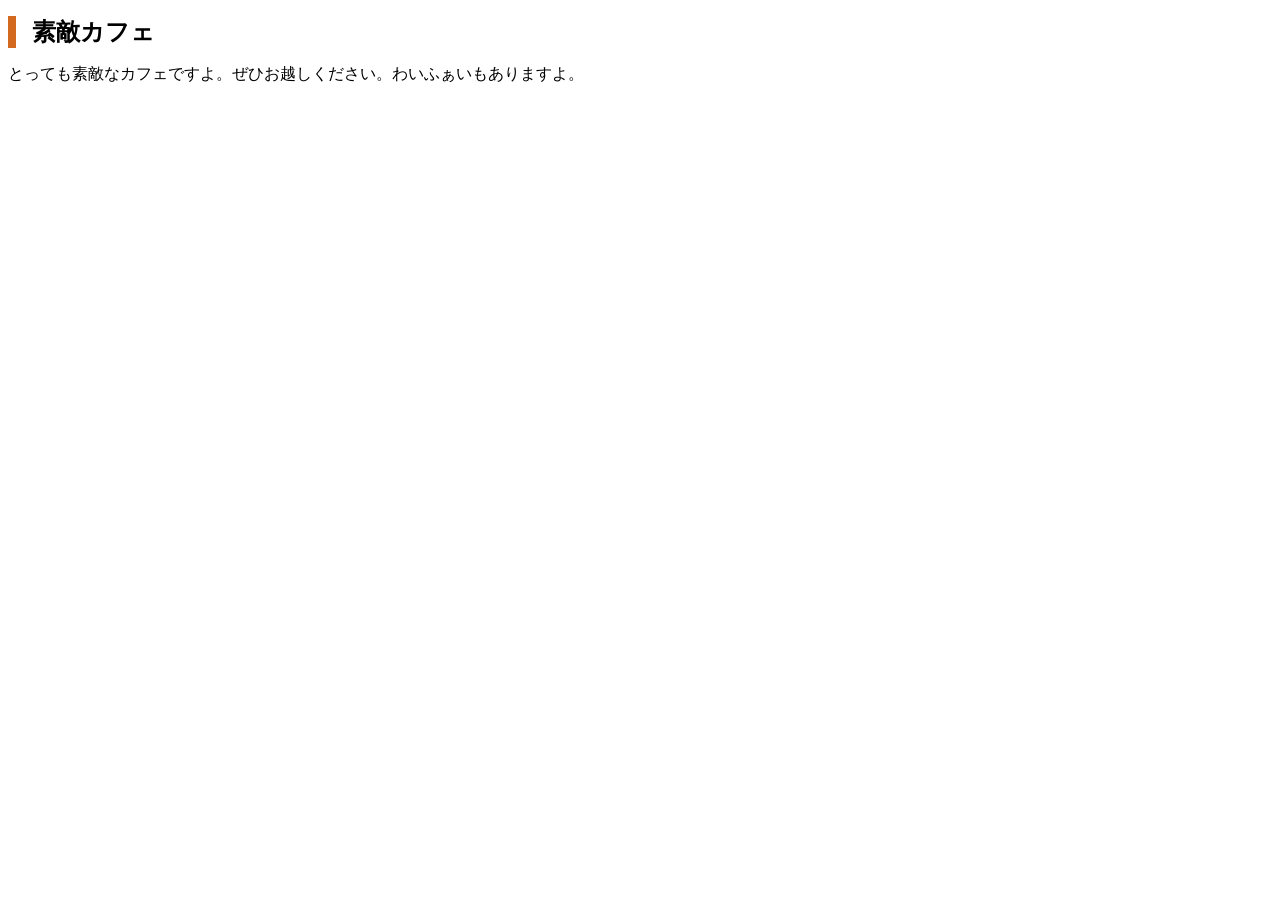
<file: index.html>
<!DOCTYPE html>
<html lang="ja">
<head>
  <meta charset="UTF-8">
  <meta http-equiv="X-UA-Compatible" content="IE=edge">
  <meta name="viewport" content="width=device-width, initial-scale=1.0">
  <title>素敵カフェ</title>
  <link rel="stylesheet" href="css/style.css">
</head>
<body>
  <h1>素敵カフェ</h1>
  <p>とっても素敵なカフェですよ。ぜひお越しください。わいふぁいもありますよ。</p>
</body>
</html>
</file>
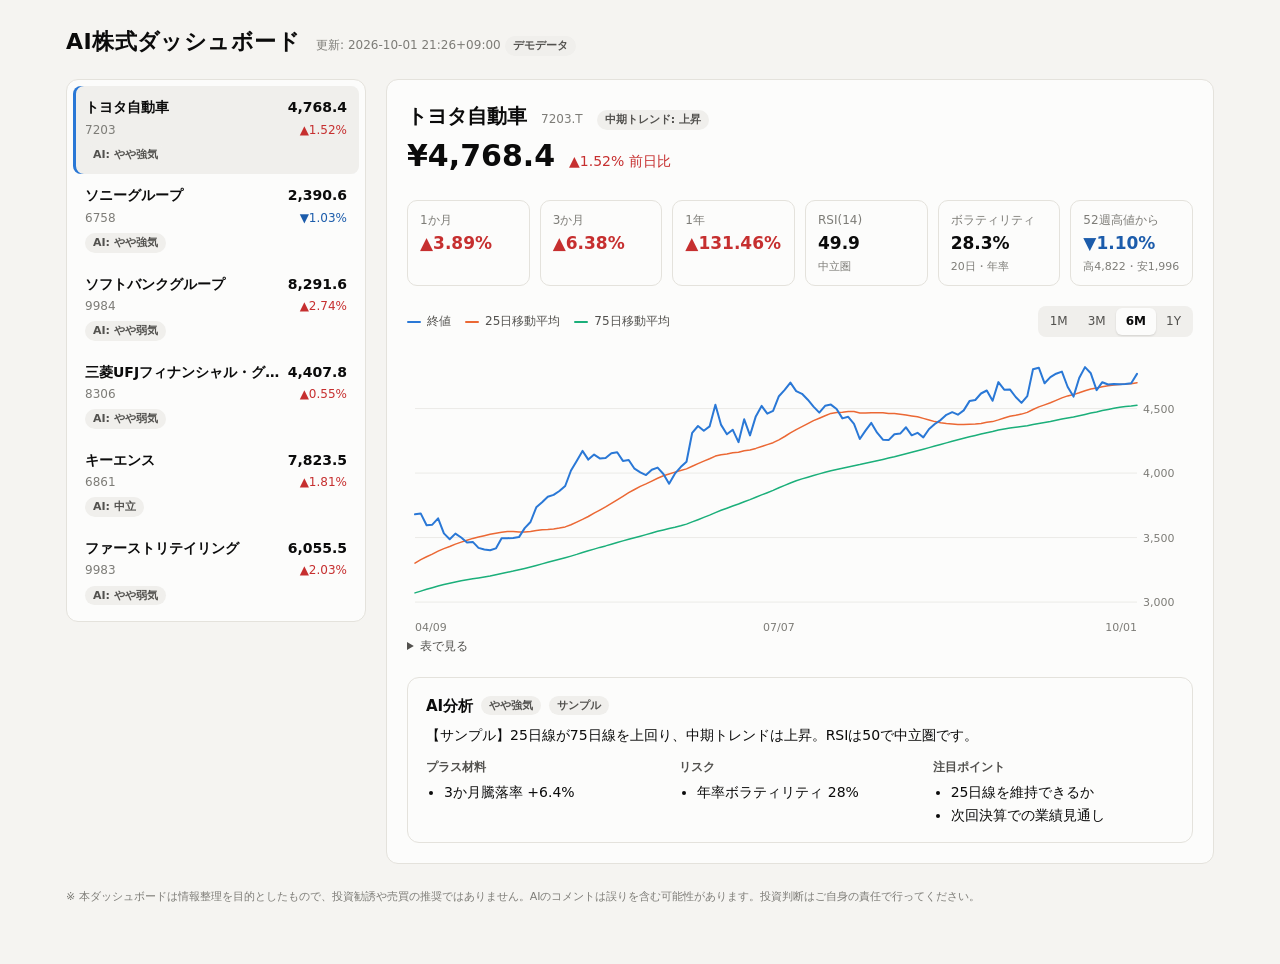
<file: ai-invest/index.html>
<!DOCTYPE html>
<html lang="ja">
<head>
<meta charset="UTF-8">
<meta name="viewport" content="width=device-width, initial-scale=1.0">
<title>AI株式ダッシュボード</title>
<style>
  :root {
    color-scheme: light;
    --bg: #f5f4f1;
    --surface-1: #fcfcfb;
    --border: #e4e2dc;
    --grid: #ecebe7;
    --text-primary: #0b0b0b;
    --text-secondary: #52514e;
    --text-muted: #7d7c77;
    --accent: #2a78d6;
    --series-1: #2a78d6;  /* 終値 */
    --series-2: #eb6834;  /* 25日線 */
    --series-3: #1baf7a;  /* 75日線 */
    --up: #c62f2f;        /* 日本式: 上昇=赤 */
    --down: #1c5cab;      /* 下落=青 */
    --chip: #f0efec;
  }
  @media (prefers-color-scheme: dark) {
    :root:not([data-theme="light"]) {
      color-scheme: dark;
      --bg: #111110;
      --surface-1: #1a1a19;
      --border: #2e2e2b;
      --grid: #262624;
      --text-primary: #ffffff;
      --text-secondary: #c3c2b7;
      --text-muted: #8f8e86;
      --accent: #3987e5;
      --series-1: #3987e5;
      --series-2: #d95926;
      --series-3: #199e70;
      --up: #ef6b6b;
      --down: #6da7ec;
      --chip: #383835;
    }
  }
  :root[data-theme="dark"] {
    color-scheme: dark;
    --bg: #111110; --surface-1: #1a1a19; --border: #2e2e2b; --grid: #262624;
    --text-primary: #ffffff; --text-secondary: #c3c2b7; --text-muted: #8f8e86;
    --accent: #3987e5; --series-1: #3987e5; --series-2: #d95926; --series-3: #199e70;
    --up: #ef6b6b; --down: #6da7ec; --chip: #383835;
  }
  * { box-sizing: border-box; }
  body {
    margin: 0; background: var(--bg); color: var(--text-primary);
    font-family: "Hiragino Sans", "Noto Sans JP", system-ui, sans-serif;
    font-size: 14px; line-height: 1.6;
  }
  .wrap { max-width: 1180px; margin: 0 auto; padding: 24px 16px 48px; }
  header { display: flex; flex-wrap: wrap; align-items: baseline; gap: 8px 16px; margin-bottom: 20px; }
  h1 { font-size: 22px; margin: 0; letter-spacing: .02em; }
  .meta { color: var(--text-muted); font-size: 12px; }
  .badge { display: inline-block; padding: 1px 8px; border-radius: 99px; background: var(--chip);
           color: var(--text-secondary); font-size: 11px; font-weight: 600; }
  .layout { display: grid; grid-template-columns: 300px 1fr; gap: 20px; align-items: start; }
  @media (max-width: 860px) { .layout { grid-template-columns: 1fr; } }
  .card { background: var(--surface-1); border: 1px solid var(--border); border-radius: 12px; }

  /* 銘柄リスト */
  .list { display: flex; flex-direction: column; padding: 6px; }
  .row { display: grid; grid-template-columns: 1fr auto; gap: 2px 8px; padding: 10px 12px;
         border-radius: 8px; cursor: pointer; border: 0; background: none; text-align: left;
         font: inherit; color: inherit; width: 100%; }
  .row:hover { background: var(--chip); }
  .row[aria-selected="true"] { background: var(--chip); box-shadow: inset 3px 0 0 var(--accent); }
  .row .name { font-weight: 600; overflow: hidden; text-overflow: ellipsis; white-space: nowrap; }
  .row .code { color: var(--text-muted); font-size: 12px; }
  .row .price { text-align: right; font-variant-numeric: tabular-nums; font-weight: 600; }
  .row .chg { text-align: right; font-size: 12px; font-variant-numeric: tabular-nums; }
  .row .stance { grid-column: 1 / -1; }
  .up { color: var(--up); } .down { color: var(--down); } .flat { color: var(--text-muted); }

  /* 詳細 */
  .detail { padding: 20px; display: flex; flex-direction: column; gap: 20px; min-width: 0; }
  .title-row { display: flex; flex-wrap: wrap; align-items: baseline; gap: 4px 14px; }
  .title-row h2 { margin: 0; font-size: 20px; }
  .hero { font-size: 30px; font-weight: 700; font-variant-numeric: tabular-nums; }
  .tiles { display: grid; grid-template-columns: repeat(auto-fill, minmax(112px, 1fr)); gap: 10px; }
  .tile { border: 1px solid var(--border); border-radius: 10px; padding: 10px 12px; }
  .tile .k { color: var(--text-muted); font-size: 12px; }
  .tile .v { font-size: 17px; font-weight: 600; font-variant-numeric: tabular-nums; }
  .tile .s { color: var(--text-muted); font-size: 11px; }

  .chart-head { display: flex; flex-wrap: wrap; justify-content: space-between; align-items: center; gap: 8px; }
  .legend { display: flex; gap: 14px; flex-wrap: wrap; color: var(--text-secondary); font-size: 12px; }
  .legend i { display: inline-block; width: 14px; height: 2px; vertical-align: middle; margin-right: 6px; border-radius: 2px; }
  .seg { display: inline-flex; background: var(--chip); border-radius: 8px; padding: 2px; }
  .seg button { border: 0; background: none; color: var(--text-secondary); font: inherit; font-size: 12px;
                padding: 4px 10px; border-radius: 6px; cursor: pointer; }
  .seg button[aria-pressed="true"] { background: var(--surface-1); color: var(--text-primary); font-weight: 600;
                                     box-shadow: 0 1px 2px rgba(0,0,0,.12); }
  .chart { position: relative; }
  .chart svg { display: block; width: 100%; height: 300px; overflow: visible; }
  .chart text { fill: var(--text-muted); font-size: 11px; font-variant-numeric: tabular-nums; }
  .tip { position: absolute; pointer-events: none; background: var(--surface-1); border: 1px solid var(--border);
         border-radius: 8px; padding: 8px 10px; font-size: 12px; box-shadow: 0 4px 14px rgba(0,0,0,.12);
         white-space: nowrap; display: none; z-index: 2; }
  .tip b { font-variant-numeric: tabular-nums; }
  .tip .sw { display: inline-block; width: 8px; height: 8px; border-radius: 50%; margin-right: 6px; }

  .ai { border: 1px solid var(--border); border-radius: 12px; padding: 16px 18px; }
  .ai h3 { margin: 0 0 6px; font-size: 15px; display: flex; gap: 8px; align-items: center; flex-wrap: wrap; }
  .ai p { margin: 0 0 12px; }
  .ai-cols { display: grid; grid-template-columns: repeat(auto-fit, minmax(200px, 1fr)); gap: 12px; }
  .ai-cols h4 { margin: 0 0 4px; font-size: 12px; color: var(--text-secondary); }
  .ai-cols ul { margin: 0; padding-left: 18px; }
  .empty { color: var(--text-muted); }
  .disclaimer { color: var(--text-muted); font-size: 11px; margin-top: 24px; }
  details summary { cursor: pointer; color: var(--text-secondary); font-size: 12px; }
  table { border-collapse: collapse; width: 100%; font-size: 12px; font-variant-numeric: tabular-nums; }
  th, td { text-align: right; padding: 3px 8px; border-bottom: 1px solid var(--grid); }
  th:first-child, td:first-child { text-align: left; }
  .table-scroll { max-height: 240px; overflow: auto; margin-top: 8px; }
</style>
</head>
<body>
<div class="wrap">
  <header>
    <h1>AI株式ダッシュボード</h1>
    <span class="meta" id="meta"></span>
  </header>
  <div class="layout">
    <nav class="card list" id="list" role="listbox" aria-label="ウォッチリスト"></nav>
    <main class="card detail" id="detail"></main>
  </div>
  <p class="disclaimer">※ 本ダッシュボードは情報整理を目的としたもので、投資勧誘や売買の推奨ではありません。AIのコメントは誤りを含む可能性があります。投資判断はご自身の責任で行ってください。</p>
</div>

<script src="data/dashboard.js"></script>
<script>
const fmt = (v, d = 0) => v == null ? "—" : v.toLocaleString("ja-JP", { minimumFractionDigits: d, maximumFractionDigits: d });
const pct = v => v == null ? "—" : `${v > 0 ? "▲" : v < 0 ? "▼" : "±"}${Math.abs(v).toFixed(2)}%`;
const dir = v => v == null || Math.abs(v) < 0.005 ? "flat" : v > 0 ? "up" : "down";
const esc = s => String(s).replace(/[&<>"]/g, c => ({ "&": "&amp;", "<": "&lt;", ">": "&gt;", '"': "&quot;" }[c]));
const RANGES = { "1M": 21, "3M": 63, "6M": 126, "1Y": Infinity };

let data = window.DASHBOARD;
let current = 0, range = "6M";

function movingAvg(closes, n) {
  return closes.map((_, i) => i + 1 < n ? null : closes.slice(i + 1 - n, i + 1).reduce((a, b) => a + b, 0) / n);
}

function renderList() {
  const el = document.getElementById("list");
  el.innerHTML = data.stocks.map((s, i) => `
    <button class="row" role="option" aria-selected="${i === current}" data-i="${i}">
      <span class="name">${esc(s.name)}</span>
      <span class="price">${fmt(s.metrics.price, 1)}</span>
      <span class="code">${esc(s.code)}</span>
      <span class="chg ${dir(s.metrics.change_1d)}">${pct(s.metrics.change_1d)}</span>
      ${s.ai ? `<span class="stance"><span class="badge">AI: ${esc(s.ai.stance)}</span></span>` : ""}
    </button>`).join("");
  el.querySelectorAll(".row").forEach(b => b.onclick = () => { current = +b.dataset.i; render(); });
}

function tile(k, v, cls = "", sub = "") {
  return `<div class="tile"><div class="k">${k}</div><div class="v ${cls}">${v}</div>${sub ? `<div class="s">${sub}</div>` : ""}</div>`;
}

function renderDetail() {
  const s = data.stocks[current], m = s.metrics;
  const rsiNote = m.rsi14 == null ? "" : m.rsi14 >= 70 ? "買われ過ぎ圏" : m.rsi14 <= 30 ? "売られ過ぎ圏" : "中立圏";
  const fromHigh = (m.price / m.high_52w - 1) * 100;
  document.getElementById("detail").innerHTML = `
    <div>
      <div class="title-row">
        <h2>${esc(s.name)}</h2><span class="meta">${esc(s.code)}.T</span>
        ${m.trend ? `<span class="badge">中期トレンド: ${m.trend}</span>` : ""}
      </div>
      <div class="title-row">
        <span class="hero">¥${fmt(m.price, 1)}</span>
        <span class="${dir(m.change_1d)}">${pct(m.change_1d)} 前日比</span>
      </div>
    </div>
    <div class="tiles">
      ${tile("1か月", pct(m.change_1m), dir(m.change_1m))}
      ${tile("3か月", pct(m.change_3m), dir(m.change_3m))}
      ${tile("1年", pct(m.change_1y), dir(m.change_1y))}
      ${tile("RSI(14)", fmt(m.rsi14, 1), "", rsiNote)}
      ${tile("ボラティリティ", m.volatility == null ? "—" : fmt(m.volatility, 1) + "%", "", "20日・年率")}
      ${tile("52週高値から", pct(fromHigh), dir(fromHigh), `高${fmt(m.high_52w, 0)}・安${fmt(m.low_52w, 0)}`)}
    </div>
    <section>
      <div class="chart-head">
        <div class="legend">
          <span><i style="background:var(--series-1)"></i>終値</span>
          <span><i style="background:var(--series-2)"></i>25日移動平均</span>
          <span><i style="background:var(--series-3)"></i>75日移動平均</span>
        </div>
        <div class="seg" role="group" aria-label="期間">
          ${Object.keys(RANGES).map(r => `<button data-r="${r}" aria-pressed="${r === range}">${r}</button>`).join("")}
        </div>
      </div>
      <div class="chart" id="chart"></div>
      <details><summary>表で見る</summary><div class="table-scroll" id="table"></div></details>
    </section>
    ${renderAI(s)}`;
  document.querySelectorAll(".seg button").forEach(b => b.onclick = () => { range = b.dataset.r; renderDetail(); });
  renderChart(s);
}

function renderAI(s) {
  if (!s.ai) {
    return `<div class="ai"><h3>AI分析</h3><p class="empty">AIコメントはありません。<code>python analyze.py</code>（APIキー設定済み）で生成できます。</p></div>`;
  }
  const list = (t, items) => `<div><h4>${t}</h4><ul>${items.map(x => `<li>${esc(x)}</li>`).join("")}</ul></div>`;
  return `<div class="ai">
    <h3>AI分析 <span class="badge">${esc(s.ai.stance)}</span>${data.demo ? `<span class="badge">サンプル</span>` : ""}</h3>
    <p>${esc(s.ai.summary)}</p>
    <div class="ai-cols">
      ${list("プラス材料", s.ai.positives)}
      ${list("リスク", s.ai.risks)}
      ${list("注目ポイント", s.ai.watch_points)}
    </div>
    ${s.headlines?.length ? `<details style="margin-top:12px"><summary>参照したニュース見出し</summary><ul>${s.headlines.map(h => `<li>${esc(h)}</li>`).join("")}</ul></details>` : ""}
  </div>`;
}

function renderChart(s) {
  const all = s.history, closes = all.map(r => r.close);
  const ma25 = movingAvg(closes, 25), ma75 = movingAvg(closes, 75);
  const start = Math.max(0, all.length - RANGES[range]);
  const pts = all.slice(start).map((r, i) => ({ date: r.date, close: r.close, ma25: ma25[start + i], ma75: ma75[start + i] }));
  const series = [["close", "終値", "var(--series-1)"], ["ma25", "25日線", "var(--series-2)"], ["ma75", "75日線", "var(--series-3)"]];

  const host = document.getElementById("chart");
  const W = host.clientWidth || 700, H = 300, P = { t: 12, r: 56, b: 26, l: 8 };
  const vals = pts.flatMap(p => [p.close, p.ma25, p.ma75]).filter(v => v != null);
  let lo = Math.min(...vals), hi = Math.max(...vals);
  const pad = (hi - lo) * 0.08 || 1; lo -= pad; hi += pad;
  const x = i => P.l + (i / Math.max(1, pts.length - 1)) * (W - P.l - P.r);
  const y = v => P.t + (1 - (v - lo) / (hi - lo)) * (H - P.t - P.b);

  const step = niceStep((hi - lo) / 5);
  const ticks = []; for (let v = Math.ceil(lo / step) * step; v <= hi; v += step) ticks.push(v);
  const grid = ticks.map(v => `<line x1="${P.l}" x2="${W - P.r}" y1="${y(v)}" y2="${y(v)}" stroke="var(--grid)"/>
    <text x="${W - P.r + 6}" y="${y(v) + 4}">${fmt(v)}</text>`).join("");
  const xTicks = [0, Math.floor(pts.length / 2), pts.length - 1].map(i =>
    `<text x="${x(i)}" y="${H - 6}" text-anchor="${i === 0 ? "start" : i === pts.length - 1 ? "end" : "middle"}">${pts[i].date.slice(5).replace("-", "/")}</text>`).join("");
  const path = key => {
    let d = "", pen = false;
    pts.forEach((p, i) => { if (p[key] == null) { pen = false; return; } d += `${pen ? "L" : "M"}${x(i).toFixed(1)},${y(p[key]).toFixed(1)}`; pen = true; });
    return d;
  };
  const lines = series.slice().reverse().map(([k, , c]) =>
    `<path d="${path(k)}" fill="none" stroke="${c}" stroke-width="${k === "close" ? 2 : 1.5}" stroke-linejoin="round" stroke-linecap="round"/>`).join("");

  host.innerHTML = `<svg viewBox="0 0 ${W} ${H}" role="img" aria-label="${esc(s.name)}の株価推移">
    ${grid}${xTicks}${lines}
    <g id="hover" style="display:none">
      <line id="hx" y1="${P.t}" y2="${H - P.b}" stroke="var(--text-muted)" stroke-dasharray="3 3"/>
      ${series.map(([k, , c]) => `<circle id="hc-${k}" r="4.5" fill="${c}" stroke="var(--surface-1)" stroke-width="2"/>`).join("")}
    </g>
    <rect x="${P.l}" y="0" width="${W - P.l - P.r}" height="${H}" fill="transparent" id="hit"/>
  </svg><div class="tip" id="tip"></div>`;

  const hit = host.querySelector("#hit"), hover = host.querySelector("#hover"), tip = host.querySelector("#tip");
  hit.onpointermove = e => {
    const rect = host.querySelector("svg").getBoundingClientRect();
    const px = (e.clientX - rect.left) * (W / rect.width);
    const i = Math.max(0, Math.min(pts.length - 1, Math.round((px - P.l) / (W - P.l - P.r) * (pts.length - 1))));
    const p = pts[i];
    hover.style.display = "";
    host.querySelector("#hx").setAttribute("x1", x(i)); host.querySelector("#hx").setAttribute("x2", x(i));
    series.forEach(([k]) => {
      const c = host.querySelector(`#hc-${k}`);
      if (p[k] == null) { c.style.display = "none"; return; }
      c.style.display = ""; c.setAttribute("cx", x(i)); c.setAttribute("cy", y(p[k]));
    });
    tip.innerHTML = `<div class="meta">${p.date}</div>` + series.map(([k, label, c]) =>
      p[k] == null ? "" : `<div><span class="sw" style="background:${c}"></span>${label} <b>${fmt(p[k], 1)}</b></div>`).join("");
    tip.style.display = "block";
    const tx = x(i) / W * rect.width;
    tip.style.left = `${tx > rect.width / 2 ? tx - tip.offsetWidth - 12 : tx + 12}px`;
    tip.style.top = "8px";
  };
  hit.onpointerleave = () => { hover.style.display = "none"; tip.style.display = "none"; };

  document.getElementById("table").innerHTML = `<table><thead><tr><th>日付</th><th>終値</th><th>25日線</th><th>75日線</th></tr></thead><tbody>${
    pts.slice().reverse().map(p => `<tr><td>${p.date}</td><td>${fmt(p.close, 1)}</td><td>${fmt(p.ma25, 1)}</td><td>${fmt(p.ma75, 1)}</td></tr>`).join("")}</tbody></table>`;
}

function niceStep(raw) {
  const mag = 10 ** Math.floor(Math.log10(raw)), n = raw / mag;
  return (n < 1.5 ? 1 : n < 3 ? 2 : n < 7 ? 5 : 10) * mag;
}

function render() {
  renderList(); renderDetail();
}

if (!data) {
  document.getElementById("detail").innerHTML = `<p class="empty">データがありません。<code>python analyze.py --demo</code> を実行してください。</p>`;
} else {
  document.getElementById("meta").innerHTML = `更新: ${esc(data.generated_at.replace("T", " "))}
    ${data.demo ? ` <span class="badge">デモデータ</span>` : ""}${data.model ? ` <span class="badge">AI: Claude</span>` : ""}`;
  render();
  let t; addEventListener("resize", () => { clearTimeout(t); t = setTimeout(() => renderChart(data.stocks[current]), 150); });
}
</script>
</body>
</html>
</file>
<file: css/style.css>
h1 {
  font-size: 24px;
  padding-left: 16px;
  border-left: 8px solid chocolate;
}
</file>
